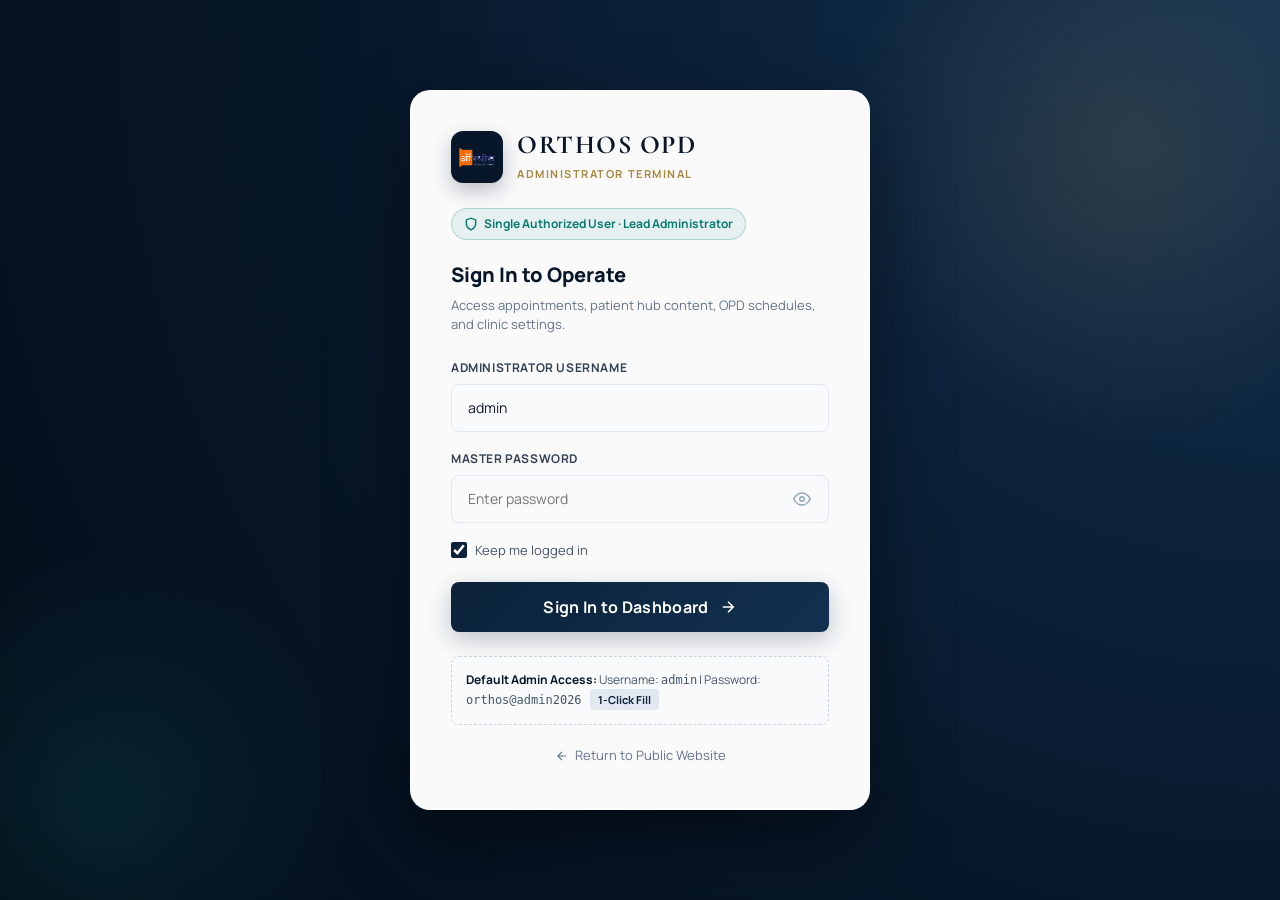
<file: admin.html>
<!DOCTYPE html>
<html lang="en">
<head>
  <meta charset="UTF-8" />
  <meta name="viewport" content="width=device-width, initial-scale=1.0" />
  <title>Admin Portal | ORTHOS Orthopaedic Speciality OPD — Dr. Prashant Agrawal</title>
  <meta name="robots" content="noindex, nofollow" />
  <link rel="preconnect" href="https://fonts.googleapis.com" />
  <link rel="preconnect" href="https://fonts.gstatic.com" crossorigin />
  <link href="https://fonts.googleapis.com/css2?family=Cormorant+Garamond:wght@600;700&family=Manrope:wght@400;500;600;700;800&display=swap" rel="stylesheet" />
  <link rel="icon" type="image/svg+xml" href="data:image/svg+xml,%3Csvg xmlns='http://www.w3.org/2000/svg' viewBox='0 0 100 100'%3E%3Crect width='100' height='100' rx='20' fill='%230B2239'/%3E%3Cpath d='M25 50h12l8-18 12 36 8-18h10' stroke='%23C6A45C' stroke-width='6' fill='none' stroke-linecap='round' stroke-linejoin='round'/%3E%3C/svg%3E" />
  <link rel="stylesheet" href="admin.css" />
</head>
<body>

  <!-- =========================================================
       VIEW 1: SINGLE LOGIN USER GATEWAY
       ========================================================= -->
  <div class="login-view" id="loginView">
    <div class="login-card">
      <div class="login-brand">
        <div class="login-logo">
          <img src="assets/logo-nav.png" alt="ORTHOS Logo" onerror="this.src='assets/logo.png'" />
        </div>
        <div class="login-brand-text">
          <h2>ORTHOS OPD</h2>
          <span>Administrator Terminal</span>
        </div>
      </div>

      <div class="single-user-badge">
        <svg width="14" height="14" viewBox="0 0 24 24" fill="none" stroke="currentColor" stroke-width="2.5"><path d="M12 22s8-4 8-10V5l-8-3-8 3v7c0 6 8 10 8 10z"/></svg>
        Single Authorized User · Lead Administrator
      </div>

      <h3>Sign In to Operate</h3>
      <p class="login-sub">Access appointments, patient hub content, OPD schedules, and clinic settings.</p>

      <div id="loginAlert" class="login-alert danger" style="display: none;"></div>

      <form id="loginForm">
        <div class="form-group">
          <label for="loginUsername">Administrator Username</label>
          <div class="input-with-icon">
            <input type="text" id="loginUsername" required autocomplete="username" value="admin" />
          </div>
        </div>

        <div class="form-group">
          <label for="loginPassword">Master Password</label>
          <div class="input-with-icon">
            <input type="password" id="loginPassword" required autocomplete="current-password" placeholder="Enter password" />
            <button type="button" class="toggle-password" id="togglePasswordBtn" aria-label="Toggle password view">
              <svg width="18" height="18" viewBox="0 0 24 24" fill="none" stroke="currentColor" stroke-width="2"><path d="M1 12s4-8 11-8 11 8 11 8-4 8-11 8-11-8-11-8z"/><circle cx="12" cy="12" r="3"/></svg>
            </button>
          </div>
        </div>

        <div class="login-extra">
          <label class="checkbox-label">
            <input type="checkbox" id="rememberMe" checked />
            <span>Keep me logged in</span>
          </label>
        </div>

        <button type="submit" class="btn-primary" id="loginSubmitBtn">
          <span>Sign In to Dashboard</span>
          <svg width="18" height="18" viewBox="0 0 24 24" fill="none" stroke="currentColor" stroke-width="2"><path d="M5 12h14M12 5l7 7-7 7"/></svg>
        </button>
      </form>

      <div class="credential-hint">
        <strong>Default Admin Access:</strong> Username: <code>admin</code> | Password: <code>orthos@admin2026</code>
        <button type="button" class="quick-fill-btn" id="quickFillBtn">1-Click Fill</button>
      </div>

      <div class="back-home">
        <a href="/">
          <svg width="14" height="14" viewBox="0 0 24 24" fill="none" stroke="currentColor" stroke-width="2"><path d="M19 12H5M12 19l-7-7 7-7"/></svg>
          Return to Public Website
        </a>
      </div>
    </div>
  </div>

  <!-- =========================================================
       VIEW 2: FULL-FEATURED ADMINISTRATOR CONSOLE
       ========================================================= -->
  <div class="admin-app" id="adminApp" style="display: none;">
    
    <!-- SIDEBAR -->
    <aside class="admin-sidebar">
      <div class="sidebar-header">
        <div class="sidebar-brand-icon">
          <img src="assets/logo-nav.png" alt="Logo" style="height:26px;" onerror="this.src='assets/logo.png'" />
        </div>
        <div class="sidebar-brand-text">
          <h1>ORTHOS OPD</h1>
          <span>Doctor Operations</span>
        </div>
      </div>

      <div class="single-user-pill">
        <div class="sup-avatar" id="sidebarAvatar">PA</div>
        <div class="sup-info">
          <div class="sup-name" id="sidebarDoctorName">Dr. Prashant Agrawal</div>
          <div class="sup-role">Single Super Admin</div>
        </div>
      </div>

      <nav class="sidebar-nav">
        <span class="nav-section-title">Core Operations</span>
        
        <button class="sidebar-item active" data-tab="dashboard">
          <svg viewBox="0 0 24 24" fill="none" stroke="currentColor"><rect x="3" y="3" width="7" height="7"/><rect x="14" y="3" width="7" height="7"/><rect x="14" y="14" width="7" height="7"/><rect x="3" y="14" width="7" height="7"/></svg>
          <span>Dashboard</span>
        </button>

        <button class="sidebar-item" data-tab="appointments">
          <svg viewBox="0 0 24 24" fill="none" stroke="currentColor"><rect x="3" y="4" width="18" height="18" rx="2" ry="2"/><line x1="16" y1="2" x2="16" y2="6"/><line x1="8" y1="2" x2="8" y2="6"/><line x1="3" y1="10" x2="21" y2="10"/></svg>
          <span>Appointments</span>
          <span class="sidebar-badge badge-amber" id="pendingBadge">0</span>
        </button>

        <span class="nav-section-title" style="margin-top:10px;">Content Management</span>

        <button class="sidebar-item" data-tab="blogs">
          <svg viewBox="0 0 24 24" fill="none" stroke="currentColor"><path d="M14 2H6a2 2 0 0 0-2 2v16a2 2 0 0 0 2 2h12a2 2 0 0 0 2-2V8z"/><polyline points="14 2 14 8 20 8"/><line x1="16" y1="13" x2="8" y2="13"/><line x1="16" y1="17" x2="8" y2="17"/><polyline points="10 9 9 9 8 9"/></svg>
          <span>Clinical Blogs</span>
          <span class="sidebar-badge badge-blue" id="blogCountBadge">0</span>
        </button>

        <button class="sidebar-item" data-tab="videos">
          <svg viewBox="0 0 24 24" fill="none" stroke="currentColor"><polygon points="23 7 16 12 23 17 23 7"/><rect x="1" y="5" width="15" height="14" rx="2" ry="2"/></svg>
          <span>Patient Videos</span>
          <span class="sidebar-badge badge-blue" id="videoCountBadge">0</span>
        </button>

        <button class="sidebar-item" data-tab="gallery">
          <svg viewBox="0 0 24 24" fill="none" stroke="currentColor"><rect x="3" y="3" width="18" height="18" rx="2" ry="2"/><circle cx="8.5" cy="8.5" r="1.5"/><polyline points="21 15 16 10 5 21"/></svg>
          <span>Image Gallery</span>
        </button>

        <button class="sidebar-item" data-tab="faqs">
          <svg viewBox="0 0 24 24" fill="none" stroke="currentColor"><circle cx="12" cy="12" r="10"/><path d="M9.09 9a3 3 0 0 1 5.83 1c0 2-3 3-3 3"/><line x1="12" y1="17" x2="12.01" y2="17"/></svg>
          <span>FAQ Directory</span>
        </button>

        <span class="nav-section-title" style="margin-top:10px;">Clinic Configuration</span>

        <button class="sidebar-item" data-tab="schedules">
          <svg viewBox="0 0 24 24" fill="none" stroke="currentColor"><circle cx="12" cy="12" r="10"/><polyline points="12 6 12 12 16 14"/></svg>
          <span>OPD Schedules</span>
        </button>

        <button class="sidebar-item" data-tab="settings">
          <svg viewBox="0 0 24 24" fill="none" stroke="currentColor"><circle cx="12" cy="12" r="3"/><path d="M19.4 15a1.65 1.65 0 0 0 .33 1.82l.06.06a2 2 0 0 1 0 2.83 2 2 0 0 1-2.83 0l-.06-.06a1.65 1.65 0 0 0-1.82-.33 1.65 1.65 0 0 0-1 1.51V21a2 2 0 0 1-2 2 2 2 0 0 1-2-2v-.09A1.65 1.65 0 0 0 9 19.4a1.65 1.65 0 0 0-1.82.33l-.06.06a2 2 0 0 1-2.83 0 2 2 0 0 1 0-2.83l.06-.06a1.65 1.65 0 0 0 .33-1.82 1.65 1.65 0 0 0-1.51-1H3a2 2 0 0 1-2-2 2 2 0 0 1 2-2h.09A1.65 1.65 0 0 0 4.6 9a1.65 1.65 0 0 0-.33-1.82l-.06-.06a2 2 0 0 1 0-2.83 2 2 0 0 1 2.83 0l.06.06a1.65 1.65 0 0 0 1.82.33H9a1.65 1.65 0 0 0 1-1.51V3a2 2 0 0 1 2-2 2 2 0 0 1 2 2v.09a1.65 1.65 0 0 0 1 1.51 1.65 1.65 0 0 0 1.82-.33l.06-.06a2 2 0 0 1 2.83 0 2 2 0 0 1 0 2.83l-.06.06a1.65 1.65 0 0 0-.33 1.82V9a1.65 1.65 0 0 0 1.51 1H21a2 2 0 0 1 2 2 2 2 0 0 1-2 2h-.09a1.65 1.65 0 0 0-1.51 1z"/></svg>
          <span>Admin Security</span>
        </button>
      </nav>

      <div class="sidebar-footer">
        <a href="/" target="_blank" class="sidebar-link-btn">
          <svg width="14" height="14" viewBox="0 0 24 24" fill="none" stroke="currentColor" stroke-width="2"><path d="M18 13v6a2 2 0 0 1-2 2H5a2 2 0 0 1-2-2V8a2 2 0 0 1 2-2h6"/><polyline points="15 3 21 3 21 9"/><line x1="10" y1="14" x2="21" y2="3"/></svg>
          <span>View Public Site ↗</span>
        </a>
        <button class="logout-btn" id="logoutBtn">
          <svg width="15" height="15" viewBox="0 0 24 24" fill="none" stroke="currentColor" stroke-width="2"><path d="M9 21H5a2 2 0 0 1-2-2V5a2 2 0 0 1 2-2h4"/><polyline points="16 17 21 12 16 7"/><line x1="21" y1="12" x2="9" y2="12"/></svg>
          <span>Sign Out</span>
        </button>
      </div>
    </aside>

    <!-- MAIN BODY -->
    <main class="admin-main">
      <!-- TOPBAR -->
      <header class="admin-topbar">
        <div class="topbar-title">
          <h2 id="topbarHeading">Dashboard Overview</h2>
        </div>
        <div class="topbar-actions">
          <div class="live-time">
            <span class="live-dot"></span>
            <span id="liveClock">Loading...</span>
          </div>
          <button class="topbar-btn primary" id="quickNewApptBtn">
            <svg width="15" height="15" viewBox="0 0 24 24" fill="none" stroke="currentColor" stroke-width="2.5"><line x1="12" y1="5" x2="12" y2="19"/><line x1="5" y1="12" x2="19" y2="12"/></svg>
            <span>+ New Appointment</span>
          </button>
        </div>
      </header>

      <!-- CONTENT PANES -->
      <div class="admin-content">

        <!-- ======================= TAB: DASHBOARD ======================= -->
        <section class="tab-pane active" id="pane-dashboard">
          <div class="kpi-grid">
            <div class="kpi-card">
              <div class="kpi-info">
                <h4>Total Bookings</h4>
                <div class="kpi-num" id="kpiTotalBookings">0</div>
                <div class="kpi-sub">Lifetime patient requests</div>
              </div>
              <div class="kpi-icon navy">
                <svg width="26" height="26" viewBox="0 0 24 24" fill="none" stroke="currentColor" stroke-width="2"><rect x="3" y="4" width="18" height="18" rx="2" ry="2"/><line x1="16" y1="2" x2="16" y2="6"/><line x1="8" y1="2" x2="8" y2="6"/><line x1="3" y1="10" x2="21" y2="10"/></svg>
              </div>
            </div>

            <div class="kpi-card">
              <div class="kpi-info">
                <h4>Pending Action</h4>
                <div class="kpi-num" style="color:#b45309;" id="kpiPendingBookings">0</div>
                <div class="kpi-sub">Awaiting confirmation</div>
              </div>
              <div class="kpi-icon amber">
                <svg width="26" height="26" viewBox="0 0 24 24" fill="none" stroke="currentColor" stroke-width="2"><circle cx="12" cy="12" r="10"/><polyline points="12 6 12 12 16 14"/></svg>
              </div>
            </div>

            <div class="kpi-card">
              <div class="kpi-info">
                <h4>Confirmed</h4>
                <div class="kpi-num" style="color:var(--success);" id="kpiConfirmedBookings">0</div>
                <div class="kpi-sub">Scheduled consultations</div>
              </div>
              <div class="kpi-icon green">
                <svg width="26" height="26" viewBox="0 0 24 24" fill="none" stroke="currentColor" stroke-width="2"><path d="M22 11.08V12a10 10 0 1 1-5.93-9.14"/><polyline points="22 4 12 14.01 9 11.01"/></svg>
              </div>
            </div>

            <div class="kpi-card">
              <div class="kpi-info">
                <h4>Hub Articles & Media</h4>
                <div class="kpi-num" style="color:var(--gold-dark);" id="kpiTotalContent">0</div>
                <div class="kpi-sub">Active educational items</div>
              </div>
              <div class="kpi-icon gold">
                <svg width="26" height="26" viewBox="0 0 24 24" fill="none" stroke="currentColor" stroke-width="2"><polygon points="12 2 15.09 8.26 22 9.27 17 14.14 18.18 21.02 12 17.77 5.82 21.02 7 14.14 2 9.27 8.91 8.26 12 2"/></svg>
              </div>
            </div>
          </div>

          <!-- Quick Actions Bar -->
          <div class="quick-action-strip">
            <div class="qas-text">
              <h3>Single Administrator Cockpit</h3>
              <p>You have full authority over appointments, content, OPD schedules, and website notices.</p>
            </div>
            <div class="qas-buttons">
              <button class="btn-pill gold" id="dashBtnNewAppt">
                <svg width="14" height="14" viewBox="0 0 24 24" fill="none" stroke="currentColor" stroke-width="2.5"><line x1="12" y1="5" x2="12" y2="19"/><line x1="5" y1="12" x2="19" y2="12"/></svg>
                <span>Add Appointment</span>
              </button>
              <button class="btn-pill" id="dashBtnNewBlog">
                <svg width="14" height="14" viewBox="0 0 24 24" fill="none" stroke="currentColor" stroke-width="2"><path d="M12 20h9"/><path d="M16.5 3.5a2.121 2.121 0 0 1 3 3L7 19l-4 1 1-4L16.5 3.5z"/></svg>
                <span>Publish Blog</span>
              </button>
              <button class="btn-pill" id="dashBtnNewVideo">
                <svg width="14" height="14" viewBox="0 0 24 24" fill="none" stroke="currentColor" stroke-width="2"><polygon points="23 7 16 12 23 17 23 7"/><rect x="1" y="5" width="15" height="14" rx="2" ry="2"/></svg>
                <span>Add Video</span>
              </button>
              <button class="btn-pill" id="dashBtnAnnouncement">
                <svg width="14" height="14" viewBox="0 0 24 24" fill="none" stroke="currentColor" stroke-width="2"><path d="M18 8A6 6 0 0 0 6 8c0 7-3 9-3 9h18s-3-2-3-9"/><path d="M13.73 21a2 2 0 0 1-3.46 0"/></svg>
                <span>Site Announcement</span>
              </button>
            </div>
          </div>

          <!-- Recent Appointments Table -->
          <div class="panel-card">
            <div class="panel-head">
              <div class="panel-title-wrap">
                <h3>Recent Patient Requests</h3>
                <p>Latest appointment booking submissions requiring attention</p>
              </div>
              <button class="topbar-btn" id="dashViewAllApptsBtn">View All Appointments →</button>
            </div>
            <div class="table-responsive">
              <table class="data-table">
                <thead>
                  <tr>
                    <th>Patient Name</th>
                    <th>Service / Concern</th>
                    <th>Location</th>
                    <th>Requested Date / Slot</th>
                    <th>Status</th>
                    <th>Actions</th>
                  </tr>
                </thead>
                <tbody id="dashApptTbody">
                  <!-- Populated by JS -->
                </tbody>
              </table>
            </div>
          </div>
        </section>

        <!-- ======================= TAB: APPOINTMENTS ======================= -->
        <section class="tab-pane" id="pane-appointments">
          <div class="panel-card">
            <div class="panel-head">
              <div class="panel-title-wrap">
                <h3>Appointment Bookings & Requests</h3>
                <p>Manage, confirm, reschedule, or cancel patient appointments.</p>
              </div>
              <div class="panel-tools">
                <div class="search-box">
                  <svg viewBox="0 0 24 24" fill="none" stroke="currentColor"><circle cx="11" cy="11" r="8"/><line x1="21" y1="21" x2="16.65" y2="16.65"/></svg>
                  <input type="text" id="apptSearchInput" placeholder="Search patient name, phone, service..." />
                </div>
                <div class="filter-group">
                  <button class="filter-btn active" data-appt-filter="all">All</button>
                  <button class="filter-btn" data-appt-filter="pending">Pending</button>
                  <button class="filter-btn" data-appt-filter="confirmed">Confirmed</button>
                  <button class="filter-btn" data-appt-filter="completed">Completed</button>
                  <button class="filter-btn" data-appt-filter="cancelled">Cancelled</button>
                </div>
                <button class="topbar-btn" id="exportApptsCsvBtn" title="Export appointments to CSV">
                  <svg width="14" height="14" viewBox="0 0 24 24" fill="none" stroke="currentColor" stroke-width="2"><path d="M21 15v4a2 2 0 0 1-2 2H5a2 2 0 0 1-2-2v-4"/><polyline points="7 10 12 15 17 10"/><line x1="12" y1="15" x2="12" y2="3"/></svg>
                  <span>Export CSV</span>
                </button>
                <button class="topbar-btn primary" id="addApptBtn">
                  <span>+ New Appointment</span>
                </button>
              </div>
            </div>

            <div class="table-responsive">
              <table class="data-table">
                <thead>
                  <tr>
                    <th>Patient Name & Phone</th>
                    <th>Concern / Speciality</th>
                    <th>Location</th>
                    <th>Preferred Date & Slot</th>
                    <th>Status</th>
                    <th>Direct Contact</th>
                    <th>Manage</th>
                  </tr>
                </thead>
                <tbody id="apptsFullTbody">
                  <!-- Injected via JS -->
                </tbody>
              </table>
            </div>
          </div>
        </section>

        <!-- ======================= TAB: BLOGS ======================= -->
        <section class="tab-pane" id="pane-blogs">
          <div class="panel-card">
            <div class="panel-head">
              <div class="panel-title-wrap">
                <h3>Clinical Articles & Patient Guides</h3>
                <p>Manage doctor-authored educational articles published on the public website.</p>
              </div>
              <button class="topbar-btn primary" id="addNewBlogBtn">+ Write New Article</button>
            </div>
            <div class="items-grid" id="blogsGridAdmin">
              <!-- Injected by JS -->
            </div>
          </div>
        </section>

        <!-- ======================= TAB: VIDEOS ======================= -->
        <section class="tab-pane" id="pane-videos">
          <div class="panel-card">
            <div class="panel-head">
              <div class="panel-title-wrap">
                <h3>Patient Education Videos</h3>
                <p>Manage video library links, YouTube talks, and surgical insights by Dr. Prashant Agrawal.</p>
              </div>
              <button class="topbar-btn primary" id="addNewVideoBtn">+ Add New Video</button>
            </div>
            <div class="items-grid" id="videosGridAdmin">
              <!-- Injected by JS -->
            </div>
          </div>
        </section>

        <!-- ======================= TAB: GALLERY ======================= -->
        <section class="tab-pane" id="pane-gallery">
          <div class="panel-card">
            <div class="panel-head">
              <div class="panel-title-wrap">
                <h3>Inside ORTHOS Image Gallery</h3>
                <p>Manage clinical suites, modular operation theatre photos, and recovery milestone pictures.</p>
              </div>
              <button class="topbar-btn primary" id="addNewGalleryBtn">+ Add Gallery Photo</button>
            </div>
            <div class="items-grid" id="galleryGridAdmin">
              <!-- Injected by JS -->
            </div>
          </div>
        </section>

        <!-- ======================= TAB: FAQS ======================= -->
        <section class="tab-pane" id="pane-faqs">
          <div class="panel-card">
            <div class="panel-head">
              <div class="panel-title-wrap">
                <h3>Frequently Asked Questions (FAQ)</h3>
                <p>Manage common patient inquiries and doctor explanations.</p>
              </div>
              <button class="topbar-btn primary" id="addNewFaqBtn">+ Add New FAQ</button>
            </div>
            <div class="admin-faq-list" id="faqListAdmin">
              <!-- Injected by JS -->
            </div>
          </div>
        </section>

        <!-- ======================= TAB: SCHEDULES ======================= -->
        <section class="tab-pane" id="pane-schedules">
          <div class="settings-section-card">
            <h3>
              <svg width="20" height="20" viewBox="0 0 24 24" fill="none" stroke="currentColor" stroke-width="2"><circle cx="12" cy="12" r="10"/><polyline points="12 6 12 12 16 14"/></svg>
              Clinic Consultation Schedules & OPD Hours
            </h3>
            <p class="sub">Changes made here automatically update on the public schedule section.</p>

            <form id="schedulesForm">
              <h4 style="margin:16px 0 8px;color:var(--navy-900);">1. ORTHOS @ KRSNAA DIAGNOSTICS LTD (Seawoods West)</h4>
              <div class="modal-form-grid">
                <div class="form-group">
                  <label>OPD Timings</label>
                  <input type="text" class="input-field" id="schSeaMorning" value="3:30 PM – 6:00 PM" />
                </div>
                <div class="form-group">
                  <label>Consultation Days</label>
                  <input type="text" class="input-field" id="schSeaEvening" value="EVERY DAY" />
                </div>
                <div class="form-group">
                  <label>Sunday Timings</label>
                  <input type="text" class="input-field" id="schSeaSunday" value="Open Daily (3:30 PM – 6:00 PM)" />
                </div>
                <div class="form-group">
                  <label>OPD Desk Phone</label>
                  <input type="text" class="input-field" id="schSeaPhone" value="+91 91374 00914" />
                </div>
              </div>

              <h4 style="margin:24px 0 8px;color:var(--navy-900);">2. Apollo Hospitals Navi Mumbai (CBD Belapur)</h4>
              <div class="modal-form-grid">
                <div class="form-group">
                  <label>Hospital OPD Timings</label>
                  <input type="text" class="input-field" id="schApoAfternoon" value="10:00 AM – 3:00 PM" />
                </div>
                <div class="form-group">
                  <label>Surgeries / Electives</label>
                  <input type="text" class="input-field" id="schApoSurgeries" value="EVERY DAY (Robotic Electives)" />
                </div>
                <div class="form-group">
                  <label>Inpatient Rounds</label>
                  <input type="text" class="input-field" id="schApoInpatient" value="Daily Rounds & Emergency Care" />
                </div>
              </div>

              <div style="margin-top:20px;">
                <button type="submit" class="btn-primary" style="width:auto;padding:0 24px;">Save Schedule Changes</button>
              </div>
            </form>
          </div>

          <!-- Announcement Banner Control -->
          <div class="settings-section-card">
            <h3>
              <svg width="20" height="20" viewBox="0 0 24 24" fill="none" stroke="currentColor" stroke-width="2"><path d="M18 8A6 6 0 0 0 6 8c0 7-3 9-3 9h18s-3-2-3-9"/><path d="M13.73 21a2 2 0 0 1-3.46 0"/></svg>
              Public Website Announcement Notice
            </h3>
            <p class="sub">Display an emergency or special notification bar across the top of the entire website.</p>

            <form id="announcementForm">
              <div class="form-group">
                <label class="checkbox-label" style="font-weight:700;color:var(--navy-900);">
                  <input type="checkbox" id="announcementEnabled" />
                  <span>Activate Announcement Bar on Live Website</span>
                </label>
              </div>

              <div class="form-group">
                <label>Announcement Notice Text</label>
                <input type="text" class="input-field" id="announcementText" placeholder="e.g. Clinic notice, holiday hours, or special camp notification" />
              </div>

              <div class="form-group">
                <label>Notice Style</label>
                <select class="select-field" id="announcementType">
                  <option value="info">Information (Navy / Blue)</option>
                  <option value="warning">Important Alert (Amber / Gold)</option>
                  <option value="success">Positive / Camp Notice (Emerald Green)</option>
                </select>
              </div>

              <button type="submit" class="btn-primary" style="width:auto;padding:0 24px;">Update Announcement</button>
            </form>
          </div>
        </section>

        <!-- ======================= TAB: SETTINGS & SECURITY ======================= -->
        <section class="tab-pane" id="pane-settings">
          <!-- Single Admin Security -->
          <div class="settings-section-card">
            <h3>
              <svg width="20" height="20" viewBox="0 0 24 24" fill="none" stroke="currentColor" stroke-width="2"><rect x="3" y="11" width="18" height="11" rx="2" ry="2"/><path d="M7 11V7a5 5 0 0 1 10 0v4"/></svg>
              Single Administrator Security
            </h3>
            <p class="sub">You are logged in as the sole clinic administrator. You can update your master credentials below.</p>

            <form id="changePasswordForm" style="max-width:500px;">
              <div class="form-group">
                <label>Administrator Username</label>
                <input type="text" class="input-field" id="adminUsernameInput" value="admin" />
              </div>

              <div class="form-group">
                <label>Current Master Password</label>
                <input type="password" class="input-field" id="currPasswordInput" required placeholder="Enter current password" />
              </div>

              <div class="form-group">
                <label>New Master Password</label>
                <input type="password" class="input-field" id="newPasswordInput" required placeholder="Minimum 6 characters" />
              </div>

              <div class="form-group">
                <label>Confirm New Password</label>
                <input type="password" class="input-field" id="confirmPasswordInput" required placeholder="Re-enter new password" />
              </div>

              <button type="submit" class="btn-primary" style="width:auto;padding:0 24px;">Update Master Password</button>
            </form>
          </div>

          <!-- Contact Details -->
          <div class="settings-section-card">
            <h3>
              <svg width="20" height="20" viewBox="0 0 24 24" fill="none" stroke="currentColor" stroke-width="2"><path d="M22 16.92v3a2 2 0 0 1-2.18 2 19.79 19.79 0 0 1-8.63-3.07 19.5 19.5 0 0 1-6-6 19.79 19.79 0 0 1-3.07-8.67A2 2 0 0 1 4.11 2h3a2 2 0 0 1 2 1.72c.13.96.36 1.9.7 2.81a2 2 0 0 1-.45 2.11L8.09 9.91a16 16 0 0 0 6 6l1.27-1.27a2 2 0 0 1 2.11-.45c.91.34 1.85.57 2.81.7A2 2 0 0 1 22 16.92Z"/></svg>
              Clinic Communication Channels
            </h3>
            <p class="sub">These contact points are used for WhatsApp routing and direct patient replies.</p>

            <form id="clinicContactForm">
              <div class="modal-form-grid">
                <div class="form-group">
                  <label>WhatsApp Number (without +)</label>
                  <input type="text" class="input-field" id="setWhatsapp" value="919137400914" />
                </div>
                <div class="form-group">
                  <label>Primary Phone</label>
                  <input type="text" class="input-field" id="setPhone" value="+91 91374 00914" />
                </div>
                <div class="form-group">
                  <label>Official Email</label>
                  <input type="email" class="input-field" id="setEmail" value="orthososc@gmail.com" />
                </div>
                <div class="form-group">
                  <label>Emergency Trauma Hotline</label>
                  <input type="text" class="input-field" id="setEmergencyPhone" value="+91 91374 00914" />
                </div>
              </div>
              <button type="submit" class="btn-primary" style="width:auto;padding:0 24px;margin-top:12px;">Save Contact Details</button>
            </form>
          </div>

          <!-- Data Backup & Sync -->
          <div class="settings-section-card">
            <h3>
              <svg width="20" height="20" viewBox="0 0 24 24" fill="none" stroke="currentColor" stroke-width="2"><path d="M21 15v4a2 2 0 0 1-2 2H5a2 2 0 0 1-2-2v-4"/><polyline points="7 10 12 15 17 10"/><line x1="12" y1="15" x2="12" y2="3"/></svg>
              Data Backup &amp; Transfer
            </h3>
            <p class="sub">Download your entire appointments database, blogs, videos, and settings as a clean JSON backup file to transfer to another device or keep a safety archive.</p>

            <div style="display:flex;gap:12px;flex-wrap:wrap;">
              <button type="button" class="btn-primary" id="downloadBackupBtn" style="width:auto;padding:0 20px;">
                <svg width="15" height="15" viewBox="0 0 24 24" fill="none" stroke="currentColor" stroke-width="2"><path d="M21 15v4a2 2 0 0 1-2 2H5a2 2 0 0 1-2-2v-4"/><polyline points="7 10 12 15 17 10"/><line x1="12" y1="15" x2="12" y2="3"/></svg>
                <span>Download Full Database Backup (JSON)</span>
              </button>
              <button type="button" class="topbar-btn" id="openRestoreModalBtn">
                <svg width="15" height="15" viewBox="0 0 24 24" fill="none" stroke="currentColor" stroke-width="2"><path d="M21 15v4a2 2 0 0 1-2 2H5a2 2 0 0 1-2-2v-4"/><polyline points="17 8 12 3 7 8"/><line x1="12" y1="3" x2="12" y2="15"/></svg>
                <span>Restore Database from Backup</span>
              </button>
            </div>
          </div>

          <!-- Audit Log -->
          <div class="settings-section-card">
            <h3>
              <svg width="20" height="20" viewBox="0 0 24 24" fill="none" stroke="currentColor" stroke-width="2"><polyline points="22 12 18 12 15 21 9 3 6 12 2 12"/></svg>
              Administrator Activity Log
            </h3>
            <p class="sub">Recent administrative operations and status changes.</p>
            <div class="table-responsive" style="max-height:260px;overflow-y:auto;">
              <table class="data-table">
                <thead>
                  <tr>
                    <th>Timestamp</th>
                    <th>Action</th>
                    <th>Details</th>
                  </tr>
                </thead>
                <tbody id="auditLogTbody">
                  <!-- Populated by JS -->
                </tbody>
              </table>
            </div>
          </div>

          <!-- Danger Zone -->
          <div class="settings-section-card danger-zone">
            <h3>
              <svg width="20" height="20" viewBox="0 0 24 24" fill="none" stroke="currentColor" stroke-width="2"><path d="M10.29 3.86L1.82 18a2 2 0 0 0 1.71 3h16.94a2 2 0 0 0 1.71-3L13.71 3.86a2 2 0 0 0-3.42 0z"/><line x1="12" y1="9" x2="12" y2="13"/><line x1="12" y1="17" x2="12.01" y2="17"/></svg>
              Factory Reset
            </h3>
            <p class="sub">Reset all appointments, blogs, videos, and settings to the clinic's initial default state.</p>
            <button type="button" class="topbar-btn" id="resetDefaultsBtn" style="background:#fee2e2;color:#b91c1c;border-color:#fca5a5;">
              Reset to Factory Defaults
            </button>
          </div>
        </section>

      </div>
    </main>
  </div>

  <!-- =========================================================
       MODALS SYSTEM
       ========================================================= -->

  <!-- 1. APPOINTMENT MODAL (ADD / EDIT) -->
  <div class="modal-overlay" id="apptModalOverlay">
    <div class="admin-modal">
      <div class="modal-header">
        <h3 id="apptModalTitle">Add Appointment</h3>
        <button class="modal-close-btn" data-close-modal="apptModalOverlay">&times;</button>
      </div>
      <form id="apptModalForm">
        <input type="hidden" id="apptModalId" />
        <div class="modal-body">
          <div class="modal-form-grid">
            <div class="form-group">
              <label>Patient Full Name *</label>
              <input type="text" class="input-field" id="apptModalName" required placeholder="e.g. Ramesh Sharma" />
            </div>
            <div class="form-group">
              <label>Mobile Number *</label>
              <input type="tel" class="input-field" id="apptModalPhone" required placeholder="+91 98XXX XXXXX" />
            </div>
            <div class="form-group">
              <label>Consultation Location</label>
              <select class="select-field" id="apptModalLocation">
                <option value="ORTHOS OPD — Seawoods West">ORTHOS OPD — Seawoods West</option>
                <option value="Apollo Hospitals — CBD Belapur">Apollo Hospitals — CBD Belapur</option>
              </select>
            </div>
            <div class="form-group">
              <label>Concern / Service</label>
              <select class="select-field" id="apptModalService">
                <option value="Robotic Knee / Hip Replacement">Robotic Knee / Hip Replacement</option>
                <option value="Complex Trauma / Fracture">Complex Trauma / Fracture</option>
                <option value="Sports Injury / Arthroscopy">Sports Injury / Arthroscopy</option>
                <option value="Shoulder Pain / Rotator Cuff">Shoulder Pain / Rotator Cuff</option>
                <option value="Spine / Back / Sciatica">Spine / Back / Sciatica</option>
                <option value="Peri-Prosthetic Joint Issue">Peri-Prosthetic Joint Issue</option>
                <option value="Osteoarthritis / Knee Pain">Osteoarthritis & Knee Pain</option>
                <option value="General Orthopaedic Consultation">General Orthopaedic Consultation</option>
              </select>
            </div>
            <div class="form-group">
              <label>Consultation Date</label>
              <input type="date" class="input-field" id="apptModalDate" />
            </div>
            <div class="form-group">
              <label>Time Slot</label>
              <select class="select-field" id="apptModalSlot">
                <option value="Orthos Clinic Slot (3:30 PM – 6:00 PM Every Day)">Orthos Clinic (3:30 PM – 6:00 PM Every Day)</option>
                <option value="Apollo Hospitals Slot (10:00 AM – 3:00 PM Every Day)">Apollo Hospitals (10:00 AM – 3:00 PM Every Day)</option>
                <option value="Emergency / Urgent Consultation">Emergency / Urgent Consultation</option>
              </select>
            </div>
            <div class="form-group full-w">
              <label>Status</label>
              <select class="select-field" id="apptModalStatus">
                <option value="pending">Pending</option>
                <option value="confirmed">Confirmed</option>
                <option value="completed">Completed</option>
                <option value="cancelled">Cancelled</option>
              </select>
            </div>
            <div class="form-group full-w">
              <label>Symptoms / Patient Inquiry</label>
              <textarea class="textarea-field" id="apptModalMessage" placeholder="Patient's reported complaints..."></textarea>
            </div>
            <div class="form-group full-w">
              <label>Doctor's Internal Notes / Clinical Assessment</label>
              <textarea class="textarea-field" id="apptModalNotes" placeholder="Private internal notes (e.g. advised X-ray, surgery discussed, medications)..."></textarea>
            </div>
          </div>
        </div>
        <div class="modal-footer">
          <button type="button" class="topbar-btn" data-close-modal="apptModalOverlay">Cancel</button>
          <button type="submit" class="btn-primary" style="width:auto;padding:0 24px;">Save Appointment</button>
        </div>
      </form>
    </div>
  </div>

  <!-- 2. BLOG MODAL -->
  <div class="modal-overlay" id="blogModalOverlay">
    <div class="admin-modal">
      <div class="modal-header">
        <h3 id="blogModalTitle">Add Clinical Article</h3>
        <button class="modal-close-btn" data-close-modal="blogModalOverlay">&times;</button>
      </div>
      <form id="blogModalForm">
        <input type="hidden" id="blogModalId" />
        <div class="modal-body">
          <div class="modal-form-grid">
            <div class="form-group full-w">
              <label>Article Title *</label>
              <input type="text" class="input-field" id="blogModalTitleInput" required placeholder="e.g. Modern Advancements in Robotic Knee Replacement" />
            </div>
            <div class="form-group">
              <label>Category</label>
              <input type="text" class="input-field" id="blogModalCategory" required placeholder="e.g. Robotics, Sports Medicine, Arthritis Care" />
            </div>
            <div class="form-group">
              <label>Estimated Read Time</label>
              <input type="text" class="input-field" id="blogModalReadTime" value="5 min read" />
            </div>
            <div class="form-group full-w">
              <label>Cover Image URL</label>
              <input type="url" class="input-field" id="blogModalImg" placeholder="https://images.unsplash.com/..." />
            </div>
            <div class="form-group full-w">
              <label>Short Summary / Excerpt</label>
              <textarea class="textarea-field" id="blogModalExcerpt" style="min-height:70px;" placeholder="Brief synopsis displayed on article card..."></textarea>
            </div>
            <div class="form-group full-w">
              <label>Article Content (HTML / Paragraphs supported)</label>
              <textarea class="textarea-field" id="blogModalContent" style="min-height:180px;" placeholder="<p>Full article content...</p>"></textarea>
            </div>
          </div>
        </div>
        <div class="modal-footer">
          <button type="button" class="topbar-btn" data-close-modal="blogModalOverlay">Cancel</button>
          <button type="submit" class="btn-primary" style="width:auto;padding:0 24px;">Publish Article</button>
        </div>
      </form>
    </div>
  </div>

  <!-- 3. VIDEO MODAL -->
  <div class="modal-overlay" id="videoModalOverlay">
    <div class="admin-modal">
      <div class="modal-header">
        <h3 id="videoModalHeading">Add Educational Video</h3>
        <button class="modal-close-btn" data-close-modal="videoModalOverlay">&times;</button>
      </div>
      <form id="videoModalForm">
        <input type="hidden" id="videoModalId" />
        <div class="modal-body">
          <div class="modal-form-grid">
            <div class="form-group full-w">
              <label>Video Title *</label>
              <input type="text" class="input-field" id="vidTitle" required placeholder="e.g. Examination of Knee Joint by Dr Prashant Agrawal" />
            </div>
            <div class="form-group">
              <label>Category Filter</label>
              <select class="select-field" id="vidCategory">
                <option value="knee">Knee Care & #SAVEYOURKNEES</option>
                <option value="robotic">Robotic Joint Replacement</option>
                <option value="trauma">Trauma & Fractures</option>
                <option value="recovery">Patient Journeys & Recovery</option>
                <option value="academic">Conferences & Lectures</option>
              </select>
            </div>
            <div class="form-group">
              <label>Duration</label>
              <input type="text" class="input-field" id="vidDuration" placeholder="e.g. 14:20" />
            </div>
            <div class="form-group full-w">
              <label>YouTube Link or Search Query</label>
              <input type="url" class="input-field" id="vidUrl" placeholder="https://www.youtube.com/watch?v=..." />
            </div>
            <div class="form-group full-w">
              <label>Thumbnail Image URL</label>
              <input type="url" class="input-field" id="vidThumb" placeholder="https://images.unsplash.com/..." />
            </div>
            <div class="form-group full-w">
              <label>Video Description</label>
              <textarea class="textarea-field" id="vidDesc" placeholder="Brief explanation of clinical topics discussed..."></textarea>
            </div>
          </div>
        </div>
        <div class="modal-footer">
          <button type="button" class="topbar-btn" data-close-modal="videoModalOverlay">Cancel</button>
          <button type="submit" class="btn-primary" style="width:auto;padding:0 24px;">Save Video</button>
        </div>
      </form>
    </div>
  </div>

  <!-- 4. GALLERY MODAL -->
  <div class="modal-overlay" id="galleryModalOverlay">
    <div class="admin-modal">
      <div class="modal-header">
        <h3 id="galleryModalHeading">Add Gallery Photo</h3>
        <button class="modal-close-btn" data-close-modal="galleryModalOverlay">&times;</button>
      </div>
      <form id="galleryModalForm">
        <input type="hidden" id="galId" />
        <div class="modal-body">
          <div class="modal-form-grid">
            <div class="form-group full-w">
              <label>Title *</label>
              <input type="text" class="input-field" id="galTitle" required placeholder="e.g. Modular Operation Theatre Platform" />
            </div>
            <div class="form-group">
              <label>Category</label>
              <select class="select-field" id="galCategory">
                <option value="facility">Clinical Facilities</option>
                <option value="surgery">Robotic Surgery & OT</option>
                <option value="patients">Patient Recovery</option>
                <option value="academic">Conferences & Events</option>
              </select>
            </div>
            <div class="form-group">
              <label>Caption / Location</label>
              <input type="text" class="input-field" id="galCaption" placeholder="Brief clinical caption" />
            </div>
            <div class="form-group full-w">
              <label>Photo Image URL *</label>
              <input type="url" class="input-field" id="galImg" required placeholder="https://images.unsplash.com/..." />
            </div>
          </div>
        </div>
        <div class="modal-footer">
          <button type="button" class="topbar-btn" data-close-modal="galleryModalOverlay">Cancel</button>
          <button type="submit" class="btn-primary" style="width:auto;padding:0 24px;">Save Photo</button>
        </div>
      </form>
    </div>
  </div>

  <!-- 5. FAQ MODAL -->
  <div class="modal-overlay" id="faqModalOverlay">
    <div class="admin-modal">
      <div class="modal-header">
        <h3 id="faqModalHeading">Add FAQ</h3>
        <button class="modal-close-btn" data-close-modal="faqModalOverlay">&times;</button>
      </div>
      <form id="faqModalForm">
        <input type="hidden" id="faqId" />
        <div class="modal-body">
          <div class="modal-form-grid">
            <div class="form-group full-w">
              <label>Question *</label>
              <input type="text" class="input-field" id="faqQuestion" required placeholder="e.g. How long is recovery after robotic knee surgery?" />
            </div>
            <div class="form-group full-w">
              <label>Category</label>
              <input type="text" class="input-field" id="faqCategory" value="General" />
            </div>
            <div class="form-group full-w">
              <label>Authoritative Answer *</label>
              <textarea class="textarea-field" id="faqAnswer" style="min-height:140px;" required placeholder="Detailed clinical answer..."></textarea>
            </div>
          </div>
        </div>
        <div class="modal-footer">
          <button type="button" class="topbar-btn" data-close-modal="faqModalOverlay">Cancel</button>
          <button type="submit" class="btn-primary" style="width:auto;padding:0 24px;">Save FAQ</button>
        </div>
      </form>
    </div>
  </div>

  <!-- 6. RESTORE BACKUP MODAL -->
  <div class="modal-overlay" id="restoreModalOverlay">
    <div class="admin-modal">
      <div class="modal-header">
        <h3>Restore Database from JSON Backup</h3>
        <button class="modal-close-btn" data-close-modal="restoreModalOverlay">&times;</button>
      </div>
      <form id="restoreForm">
        <div class="modal-body">
          <p style="font-size:13px;color:var(--slate-600);margin-bottom:14px;">Select a previously downloaded ORTHOS backup JSON file or paste its contents below:</p>
          <div class="form-group">
            <input type="file" id="restoreFileInput" accept=".json" class="input-field" />
          </div>
          <div class="form-group">
            <label>Or Paste Raw JSON</label>
            <textarea class="textarea-field" id="restoreJsonText" style="min-height:140px;" placeholder='{"site":"ORTHOS", "appointments": [...]}'></textarea>
          </div>
        </div>
        <div class="modal-footer">
          <button type="button" class="topbar-btn" data-close-modal="restoreModalOverlay">Cancel</button>
          <button type="submit" class="btn-primary" style="width:auto;padding:0 24px;">Restore Data</button>
        </div>
      </form>
    </div>
  </div>

  <!-- TOAST CONTAINER -->
  <div class="admin-toast-container" id="adminToastContainer"></div>

  <!-- SCRIPTS -->
  <script src="orthos-store.js"></script>
  <script src="admin.js"></script>
</body>
</html>
</file>
<file: admin.css>
/* =========================================================
   ORTHOS OPD — Administrator Portal Stylesheet
   Modern Medical Executive Design System
   ========================================================= */

:root {
  --navy-950: #040d18;
  --navy-900: #071729;
  --navy-850: #0a1f35;
  --navy-800: #0B2239;
  --navy-700: #123150;
  --navy-600: #1B4268;
  --navy-500: #295b8a;

  --gold: #C6A45C;
  --gold-light: #E0C48A;
  --gold-dark: #A98841;
  --gold-glow: rgba(198, 164, 92, 0.2);

  --teal: #0B7A75;
  --teal-light: #14b8a6;
  --teal-glow: rgba(11, 122, 117, 0.15);

  --slate-50: #f8fafc;
  --slate-100: #f1f5f9;
  --slate-200: #e2e8f0;
  --slate-300: #cbd5e1;
  --slate-400: #94a3b8;
  --slate-500: #64748b;
  --slate-600: #475569;
  --slate-700: #334155;
  --slate-800: #1e293b;
  --slate-900: #0f172a;

  --success: #10b981;
  --success-bg: rgba(16, 185, 129, 0.12);
  --warning: #f59e0b;
  --warning-bg: rgba(245, 158, 11, 0.12);
  --danger: #ef4444;
  --danger-bg: rgba(239, 68, 68, 0.12);
  --info: #0284c7;
  --info-bg: rgba(2, 132, 199, 0.12);

  --radius-sm: 8px;
  --radius-md: 14px;
  --radius-lg: 20px;
  --radius-full: 9999px;

  --shadow-sm: 0 2px 8px rgba(7, 23, 41, 0.06);
  --shadow-md: 0 10px 30px rgba(7, 23, 41, 0.08);
  --shadow-lg: 0 20px 50px rgba(7, 23, 41, 0.16);

  --font-display: 'Cormorant Garamond', Georgia, serif;
  --font-body: 'Manrope', -apple-system, BlinkMacSystemFont, 'Segoe UI', Roboto, sans-serif;
  --sidebar-w: 260px;
}

* {
  margin: 0;
  padding: 0;
  box-sizing: border-box;
}

body {
  font-family: var(--font-body);
  color: var(--slate-800);
  background: var(--slate-100);
  line-height: 1.5;
  -webkit-font-smoothing: antialiased;
  min-height: 100vh;
}

img {
  display: block;
  max-width: 100%;
}

button, input, select, textarea {
  font-family: inherit;
  font-size: inherit;
}

a {
  color: inherit;
  text-decoration: none;
}

/* =========================================================
   LOGIN SCREEN
   ========================================================= */
.login-view {
  min-height: 100vh;
  display: flex;
  align-items: center;
  justify-content: center;
  padding: 24px;
  background: radial-gradient(circle at top right, #123150 0%, #071729 60%, #040d18 100%);
  position: relative;
  overflow: hidden;
}

.login-view::before {
  content: '';
  position: absolute;
  width: 600px;
  height: 600px;
  border-radius: 50%;
  background: radial-gradient(circle, rgba(198, 164, 92, 0.15) 0%, transparent 70%);
  top: -150px;
  right: -150px;
  pointer-events: none;
}

.login-view::after {
  content: '';
  position: absolute;
  width: 500px;
  height: 500px;
  border-radius: 50%;
  background: radial-gradient(circle, rgba(11, 122, 117, 0.18) 0%, transparent 70%);
  bottom: -150px;
  left: -150px;
  pointer-events: none;
}

.login-card {
  width: 100%;
  max-width: 460px;
  background: rgba(255, 255, 255, 0.98);
  backdrop-filter: blur(20px);
  border-radius: var(--radius-lg);
  box-shadow: 0 30px 80px rgba(0, 0, 0, 0.45);
  padding: 40px;
  position: relative;
  z-index: 2;
  border: 1px solid rgba(255, 255, 255, 0.6);
  animation: fadeInScale 0.4s cubic-bezier(0.16, 1, 0.3, 1);
}

@keyframes fadeInScale {
  from { opacity: 0; transform: scale(0.96) translateY(12px); }
  to { opacity: 1; transform: scale(1) translateY(0); }
}

.login-brand {
  display: flex;
  align-items: center;
  gap: 14px;
  margin-bottom: 24px;
}

.login-logo {
  width: 52px;
  height: 52px;
  border-radius: 12px;
  background: var(--navy-900);
  display: flex;
  align-items: center;
  justify-content: center;
  padding: 8px;
  box-shadow: 0 8px 20px rgba(7, 23, 41, 0.25);
}

.login-logo img {
  width: 100%;
  height: 100%;
  object-fit: contain;
}

.login-brand-text h2 {
  font-family: var(--font-display);
  font-size: 26px;
  letter-spacing: 0.06em;
  color: var(--navy-900);
  line-height: 1.1;
  font-weight: 700;
}

.login-brand-text span {
  font-size: 11px;
  letter-spacing: 0.14em;
  text-transform: uppercase;
  color: var(--gold-dark);
  font-weight: 700;
}

.single-user-badge {
  display: inline-flex;
  align-items: center;
  gap: 6px;
  background: rgba(11, 122, 117, 0.08);
  border: 1px solid rgba(11, 122, 117, 0.25);
  color: var(--teal);
  font-size: 12px;
  font-weight: 700;
  padding: 6px 12px;
  border-radius: var(--radius-full);
  margin-bottom: 20px;
}

.login-card h3 {
  font-size: 20px;
  color: var(--navy-900);
  margin-bottom: 6px;
  font-weight: 800;
}

.login-card p.login-sub {
  font-size: 13px;
  color: var(--slate-500);
  margin-bottom: 24px;
}

.form-group {
  margin-bottom: 18px;
}

.form-group label {
  display: block;
  font-size: 12px;
  font-weight: 700;
  color: var(--slate-700);
  text-transform: uppercase;
  letter-spacing: 0.05em;
  margin-bottom: 7px;
}

.input-with-icon {
  position: relative;
}

.input-with-icon input {
  width: 100%;
  height: 48px;
  padding: 0 44px 0 16px;
  background: var(--slate-50);
  border: 1.5px solid var(--slate-200);
  border-radius: var(--radius-sm);
  font-size: 14px;
  color: var(--slate-900);
  transition: all 0.2s;
}

.input-with-icon input:focus {
  outline: none;
  border-color: var(--navy-600);
  background: #ffffff;
  box-shadow: 0 0 0 4px rgba(27, 66, 104, 0.12);
}

.toggle-password {
  position: absolute;
  right: 12px;
  top: 50%;
  transform: translateY(-50%);
  background: none;
  border: none;
  color: var(--slate-400);
  cursor: pointer;
  padding: 6px;
  display: flex;
  align-items: center;
}

.toggle-password:hover {
  color: var(--slate-700);
}

.login-extra {
  display: flex;
  align-items: center;
  justify-content: space-between;
  margin-bottom: 22px;
  font-size: 13px;
}

.checkbox-label {
  display: flex;
  align-items: center;
  gap: 8px;
  cursor: pointer;
  color: var(--slate-600);
  user-select: none;
}

.checkbox-label input[type="checkbox"] {
  width: 16px;
  height: 16px;
  accent-color: var(--navy-800);
}

.btn-primary {
  width: 100%;
  height: 50px;
  background: linear-gradient(135deg, var(--navy-800) 0%, var(--navy-700) 100%);
  color: #ffffff;
  font-weight: 700;
  border: none;
  border-radius: var(--radius-sm);
  cursor: pointer;
  box-shadow: 0 8px 24px rgba(11, 34, 57, 0.25);
  display: flex;
  align-items: center;
  justify-content: center;
  gap: 10px;
  transition: all 0.2s;
  letter-spacing: 0.02em;
}

.btn-primary:hover {
  background: linear-gradient(135deg, var(--navy-900) 0%, var(--navy-800) 100%);
  transform: translateY(-1px);
  box-shadow: 0 12px 28px rgba(11, 34, 57, 0.35);
}

.btn-primary:active {
  transform: translateY(0);
}

.login-alert {
  padding: 12px 14px;
  border-radius: var(--radius-sm);
  font-size: 13px;
  margin-bottom: 18px;
  display: flex;
  align-items: center;
  gap: 10px;
}

.login-alert.danger {
  background: var(--danger-bg);
  border: 1px solid rgba(239, 68, 68, 0.3);
  color: #b91c1c;
}

.login-alert.success {
  background: var(--success-bg);
  border: 1px solid rgba(16, 185, 129, 0.3);
  color: #047857;
}

.credential-hint {
  margin-top: 24px;
  padding: 14px;
  background: var(--slate-50);
  border: 1px dashed var(--slate-300);
  border-radius: var(--radius-sm);
  font-size: 12px;
  color: var(--slate-600);
}

.credential-hint strong {
  color: var(--navy-900);
}

.quick-fill-btn {
  background: var(--slate-200);
  border: none;
  padding: 3px 8px;
  border-radius: 4px;
  font-size: 11px;
  cursor: pointer;
  margin-left: 6px;
  font-weight: 700;
  color: var(--navy-800);
}

.quick-fill-btn:hover {
  background: var(--slate-300);
}

.back-home {
  text-align: center;
  margin-top: 20px;
}

.back-home a {
  font-size: 13px;
  color: var(--slate-500);
  display: inline-flex;
  align-items: center;
  gap: 6px;
  transition: color 0.2s;
}

.back-home a:hover {
  color: var(--navy-900);
}

/* =========================================================
   PORTAL DASHBOARD LAYOUT (POST-LOGIN)
   ========================================================= */
.admin-app {
  display: flex;
  min-height: 100vh;
  background: #f4f6fa;
}

/* SIDEBAR */
.admin-sidebar {
  width: var(--sidebar-w);
  background: linear-gradient(180deg, var(--navy-950) 0%, var(--navy-900) 100%);
  color: #ffffff;
  display: flex;
  flex-direction: column;
  flex-shrink: 0;
  position: sticky;
  top: 0;
  height: 100vh;
  z-index: 100;
  border-right: 1px solid rgba(255, 255, 255, 0.08);
  box-shadow: 4px 0 24px rgba(4, 13, 24, 0.4);
}

.sidebar-header {
  padding: 24px 20px;
  display: flex;
  align-items: center;
  gap: 12px;
  border-bottom: 1px solid rgba(255, 255, 255, 0.08);
}

.sidebar-brand-icon {
  width: 40px;
  height: 40px;
  border-radius: 10px;
  background: rgba(255, 255, 255, 0.08);
  display: flex;
  align-items: center;
  justify-content: center;
  padding: 6px;
  border: 1px solid rgba(198, 164, 92, 0.4);
}

.sidebar-brand-text h1 {
  font-family: var(--font-display);
  font-size: 20px;
  letter-spacing: 0.06em;
  color: #ffffff;
  line-height: 1.1;
  font-weight: 700;
}

.sidebar-brand-text span {
  font-size: 10px;
  letter-spacing: 0.12em;
  text-transform: uppercase;
  color: var(--gold-light);
  font-weight: 700;
}

.single-user-pill {
  margin: 16px 16px 8px;
  background: rgba(198, 164, 92, 0.12);
  border: 1px solid rgba(198, 164, 92, 0.25);
  border-radius: var(--radius-sm);
  padding: 10px 12px;
  display: flex;
  align-items: center;
  gap: 10px;
}

.sup-avatar {
  width: 32px;
  height: 32px;
  border-radius: 50%;
  background: var(--gold);
  color: var(--navy-900);
  display: flex;
  align-items: center;
  justify-content: center;
  font-weight: 800;
  font-size: 13px;
  flex-shrink: 0;
}

.sup-info {
  line-height: 1.2;
  overflow: hidden;
}

.sup-name {
  font-size: 12px;
  font-weight: 700;
  color: #ffffff;
  white-space: nowrap;
  text-overflow: ellipsis;
  overflow: hidden;
}

.sup-role {
  font-size: 10px;
  color: var(--gold-light);
  text-transform: uppercase;
  letter-spacing: 0.05em;
}

.sidebar-nav {
  flex: 1;
  overflow-y: auto;
  padding: 12px 10px;
  display: flex;
  flex-direction: column;
  gap: 4px;
}

.nav-section-title {
  font-size: 10px;
  text-transform: uppercase;
  letter-spacing: 0.14em;
  color: var(--slate-400);
  padding: 12px 12px 6px;
  font-weight: 700;
}

.sidebar-item {
  display: flex;
  align-items: center;
  gap: 12px;
  padding: 10px 14px;
  border-radius: var(--radius-sm);
  color: var(--slate-300);
  font-size: 13.5px;
  font-weight: 600;
  cursor: pointer;
  transition: all 0.2s;
  position: relative;
  border: none;
  background: none;
  width: 100%;
  text-align: left;
}

.sidebar-item svg {
  width: 18px;
  height: 18px;
  stroke-width: 2;
  flex-shrink: 0;
  color: var(--slate-400);
  transition: color 0.2s;
}

.sidebar-item:hover {
  background: rgba(255, 255, 255, 0.06);
  color: #ffffff;
}

.sidebar-item:hover svg {
  color: var(--gold-light);
}

.sidebar-item.active {
  background: linear-gradient(90deg, rgba(198, 164, 92, 0.22) 0%, rgba(198, 164, 92, 0.06) 100%);
  color: #ffffff;
  font-weight: 700;
  border-left: 3px solid var(--gold);
}

.sidebar-item.active svg {
  color: var(--gold);
}

.sidebar-badge {
  margin-left: auto;
  padding: 2px 7px;
  border-radius: var(--radius-full);
  font-size: 11px;
  font-weight: 800;
}

.badge-amber {
  background: var(--warning);
  color: #000000;
}

.badge-blue {
  background: var(--teal);
  color: #ffffff;
}

.sidebar-footer {
  padding: 16px;
  border-top: 1px solid rgba(255, 255, 255, 0.08);
  display: flex;
  flex-direction: column;
  gap: 8px;
}

.sidebar-link-btn {
  display: flex;
  align-items: center;
  justify-content: center;
  gap: 8px;
  font-size: 12px;
  font-weight: 700;
  color: var(--gold-light);
  padding: 8px;
  border-radius: var(--radius-sm);
  background: rgba(255, 255, 255, 0.05);
  transition: all 0.2s;
}

.sidebar-link-btn:hover {
  background: rgba(255, 255, 255, 0.1);
  color: #ffffff;
}

.logout-btn {
  display: flex;
  align-items: center;
  justify-content: center;
  gap: 8px;
  font-size: 12.5px;
  font-weight: 700;
  color: #fca5a5;
  background: rgba(239, 68, 68, 0.12);
  border: 1px solid rgba(239, 68, 68, 0.25);
  padding: 10px;
  border-radius: var(--radius-sm);
  cursor: pointer;
  transition: all 0.2s;
  width: 100%;
}

.logout-btn:hover {
  background: rgba(239, 68, 68, 0.25);
  color: #ffffff;
}

/* MAIN CONTENT AREA */
.admin-main {
  flex: 1;
  display: flex;
  flex-direction: column;
  min-width: 0;
  overflow-x: hidden;
}

/* TOPBAR */
.admin-topbar {
  height: 64px;
  background: #ffffff;
  border-bottom: 1px solid var(--slate-200);
  display: flex;
  align-items: center;
  justify-content: space-between;
  padding: 0 32px;
  position: sticky;
  top: 0;
  z-index: 90;
  box-shadow: var(--shadow-sm);
}

.topbar-title {
  display: flex;
  align-items: center;
  gap: 12px;
}

.topbar-title h2 {
  font-size: 18px;
  font-weight: 800;
  color: var(--navy-900);
}

.topbar-actions {
  display: flex;
  align-items: center;
  gap: 16px;
}

.live-time {
  font-size: 12.5px;
  color: var(--slate-500);
  font-weight: 600;
  display: flex;
  align-items: center;
  gap: 6px;
}

.live-dot {
  width: 8px;
  height: 8px;
  border-radius: 50%;
  background: var(--success);
  box-shadow: 0 0 0 3px rgba(16, 185, 129, 0.25);
}

.topbar-btn {
  height: 38px;
  padding: 0 14px;
  border-radius: var(--radius-sm);
  font-size: 12.5px;
  font-weight: 700;
  display: inline-flex;
  align-items: center;
  gap: 7px;
  cursor: pointer;
  transition: all 0.2s;
  border: 1px solid var(--slate-200);
  background: #ffffff;
  color: var(--slate-700);
}

.topbar-btn:hover {
  background: var(--slate-50);
  border-color: var(--slate-300);
}

.topbar-btn.primary {
  background: var(--navy-800);
  border-color: var(--navy-800);
  color: #ffffff;
}

.topbar-btn.primary:hover {
  background: var(--navy-900);
}

/* PAGE WRAPPER */
.admin-content {
  padding: 32px;
  flex: 1;
}

.tab-pane {
  display: none;
  animation: fadeIn 0.25s ease;
}

.tab-pane.active {
  display: block;
}

@keyframes fadeIn {
  from { opacity: 0; transform: translateY(4px); }
  to { opacity: 1; transform: translateY(0); }
}

/* =========================================================
   DASHBOARD OVERVIEW METRICS
   ========================================================= */
.kpi-grid {
  display: grid;
  grid-template-columns: repeat(auto-fit, minmax(220px, 1fr));
  gap: 20px;
  margin-bottom: 28px;
}

.kpi-card {
  background: #ffffff;
  border-radius: var(--radius-md);
  padding: 22px;
  border: 1px solid var(--slate-200);
  box-shadow: var(--shadow-sm);
  display: flex;
  align-items: center;
  justify-content: space-between;
  transition: transform 0.2s, box-shadow 0.2s;
}

.kpi-card:hover {
  transform: translateY(-2px);
  box-shadow: var(--shadow-md);
}

.kpi-info h4 {
  font-size: 12px;
  text-transform: uppercase;
  letter-spacing: 0.08em;
  color: var(--slate-500);
  margin-bottom: 6px;
  font-weight: 700;
}

.kpi-num {
  font-size: 32px;
  font-weight: 800;
  color: var(--navy-900);
  line-height: 1;
}

.kpi-sub {
  font-size: 11.5px;
  color: var(--slate-400);
  margin-top: 6px;
}

.kpi-icon {
  width: 52px;
  height: 52px;
  border-radius: 14px;
  display: flex;
  align-items: center;
  justify-content: center;
  flex-shrink: 0;
}

.kpi-icon.navy {
  background: rgba(11, 34, 57, 0.08);
  color: var(--navy-800);
}

.kpi-icon.amber {
  background: var(--warning-bg);
  color: #b45309;
}

.kpi-icon.green {
  background: var(--success-bg);
  color: var(--success);
}

.kpi-icon.gold {
  background: rgba(198, 164, 92, 0.15);
  color: var(--gold-dark);
}

/* QUICK ACTION BAR */
.quick-action-strip {
  background: #ffffff;
  border-radius: var(--radius-md);
  padding: 18px 24px;
  border: 1px solid var(--slate-200);
  box-shadow: var(--shadow-sm);
  margin-bottom: 28px;
  display: flex;
  align-items: center;
  justify-content: space-between;
  flex-wrap: wrap;
  gap: 16px;
}

.qas-text h3 {
  font-size: 16px;
  font-weight: 800;
  color: var(--navy-900);
}

.qas-text p {
  font-size: 12.5px;
  color: var(--slate-500);
}

.qas-buttons {
  display: flex;
  align-items: center;
  gap: 10px;
  flex-wrap: wrap;
}

.btn-pill {
  padding: 8px 16px;
  border-radius: var(--radius-full);
  font-size: 12.5px;
  font-weight: 700;
  border: 1px solid var(--slate-300);
  background: var(--slate-50);
  color: var(--slate-700);
  cursor: pointer;
  display: inline-flex;
  align-items: center;
  gap: 6px;
  transition: all 0.2s;
}

.btn-pill:hover {
  background: var(--navy-800);
  border-color: var(--navy-800);
  color: #ffffff;
}

.btn-pill.gold {
  background: linear-gradient(135deg, var(--gold) 0%, var(--gold-dark) 100%);
  color: #ffffff;
  border-color: var(--gold);
}

.btn-pill.gold:hover {
  filter: brightness(1.08);
}

/* =========================================================
   TABLES & CARDS
   ========================================================= */
.panel-card {
  background: #ffffff;
  border-radius: var(--radius-md);
  border: 1px solid var(--slate-200);
  box-shadow: var(--shadow-sm);
  margin-bottom: 28px;
  overflow: hidden;
}

.panel-head {
  padding: 20px 24px;
  border-bottom: 1px solid var(--slate-200);
  display: flex;
  align-items: center;
  justify-content: space-between;
  flex-wrap: wrap;
  gap: 14px;
}

.panel-title-wrap h3 {
  font-size: 17px;
  font-weight: 800;
  color: var(--navy-900);
}

.panel-title-wrap p {
  font-size: 12.5px;
  color: var(--slate-500);
  margin-top: 2px;
}

.panel-tools {
  display: flex;
  align-items: center;
  gap: 10px;
  flex-wrap: wrap;
}

.search-box {
  position: relative;
  min-width: 240px;
}

.search-box input {
  width: 100%;
  height: 38px;
  padding: 0 14px 0 36px;
  background: var(--slate-50);
  border: 1px solid var(--slate-200);
  border-radius: var(--radius-sm);
  font-size: 13px;
  color: var(--slate-900);
}

.search-box input:focus {
  outline: none;
  background: #ffffff;
  border-color: var(--navy-600);
}

.search-box svg {
  position: absolute;
  left: 11px;
  top: 50%;
  transform: translateY(-50%);
  color: var(--slate-400);
  width: 16px;
  height: 16px;
}

.filter-group {
  display: flex;
  align-items: center;
  gap: 6px;
  background: var(--slate-100);
  padding: 4px;
  border-radius: var(--radius-sm);
}

.filter-btn {
  padding: 6px 12px;
  font-size: 12px;
  font-weight: 700;
  border: none;
  background: transparent;
  color: var(--slate-600);
  border-radius: 6px;
  cursor: pointer;
  transition: all 0.2s;
}

.filter-btn.active {
  background: #ffffff;
  color: var(--navy-900);
  box-shadow: 0 2px 6px rgba(0, 0, 0, 0.08);
}

/* DATA TABLE */
.table-responsive {
  width: 100%;
  overflow-x: auto;
}

.data-table {
  width: 100%;
  border-collapse: collapse;
  font-size: 13.5px;
  text-align: left;
}

.data-table th {
  background: var(--slate-50);
  padding: 12px 18px;
  font-size: 11px;
  font-weight: 800;
  text-transform: uppercase;
  letter-spacing: 0.06em;
  color: var(--slate-500);
  border-bottom: 1px solid var(--slate-200);
  white-space: nowrap;
}

.data-table td {
  padding: 16px 18px;
  border-bottom: 1px solid var(--slate-200);
  color: var(--slate-700);
  vertical-align: middle;
}

.data-table tbody tr:hover {
  background: rgba(241, 245, 249, 0.6);
}

.patient-cell {
  display: flex;
  flex-direction: column;
}

.patient-name {
  font-weight: 800;
  color: var(--navy-900);
  font-size: 14px;
}

.patient-phone {
  font-size: 12px;
  color: var(--slate-500);
}

/* STATUS PILLS */
.status-pill {
  display: inline-flex;
  align-items: center;
  gap: 5px;
  padding: 4px 10px;
  border-radius: var(--radius-full);
  font-size: 11px;
  font-weight: 800;
  text-transform: uppercase;
  letter-spacing: 0.04em;
}

.status-pill.pending {
  background: var(--warning-bg);
  color: #b45309;
  border: 1px solid rgba(245, 158, 11, 0.3);
}

.status-pill.confirmed {
  background: var(--success-bg);
  color: #047857;
  border: 1px solid rgba(16, 185, 129, 0.3);
}

.status-pill.completed {
  background: rgba(2, 132, 199, 0.12);
  color: #0369a1;
  border: 1px solid rgba(2, 132, 199, 0.3);
}

.status-pill.cancelled {
  background: var(--danger-bg);
  color: #b91c1c;
  border: 1px solid rgba(239, 68, 68, 0.3);
}

.action-btns {
  display: flex;
  align-items: center;
  gap: 6px;
}

.btn-icon {
  width: 32px;
  height: 32px;
  border-radius: 8px;
  border: 1px solid var(--slate-200);
  background: #ffffff;
  color: var(--slate-600);
  display: inline-flex;
  align-items: center;
  justify-content: center;
  cursor: pointer;
  transition: all 0.2s;
}

.btn-icon:hover {
  background: var(--slate-100);
  color: var(--navy-900);
}

.btn-icon.whatsapp {
  color: #059669;
  background: #ecfdf5;
  border-color: #a7f3d0;
}

.btn-icon.whatsapp:hover {
  background: #d1fae5;
}

.btn-icon.call {
  color: #0284c7;
  background: #f0f9ff;
  border-color: #bae6fd;
}

.btn-icon.danger {
  color: #dc2626;
  background: #fef2f2;
  border-color: #fecaca;
}

.btn-icon.danger:hover {
  background: #fee2e2;
}

/* =========================================================
   GRID ITEMS (BLOGS, VIDEOS, GALLERY, FAQS)
   ========================================================= */
.items-grid {
  display: grid;
  grid-template-columns: repeat(auto-fill, minmax(300px, 1fr));
  gap: 22px;
  padding: 24px;
}

.admin-card-item {
  background: #ffffff;
  border-radius: var(--radius-md);
  border: 1px solid var(--slate-200);
  overflow: hidden;
  box-shadow: var(--shadow-sm);
  display: flex;
  flex-direction: column;
  transition: transform 0.2s, box-shadow 0.2s;
}

.admin-card-item:hover {
  transform: translateY(-2px);
  box-shadow: var(--shadow-md);
}

.card-item-media {
  position: relative;
  aspect-ratio: 16 / 9;
  background: var(--slate-900);
  overflow: hidden;
}

.card-item-media img {
  width: 100%;
  height: 100%;
  object-fit: cover;
}

.card-item-tag {
  position: absolute;
  top: 10px;
  left: 10px;
  padding: 3px 9px;
  background: rgba(7, 23, 41, 0.85);
  backdrop-filter: blur(8px);
  color: var(--gold-light);
  font-size: 11px;
  font-weight: 700;
  border-radius: var(--radius-full);
}

.card-item-meta {
  position: absolute;
  bottom: 10px;
  right: 10px;
  padding: 3px 8px;
  background: rgba(0, 0, 0, 0.7);
  color: #ffffff;
  font-size: 11px;
  font-weight: 600;
  border-radius: 4px;
}

.card-item-body {
  padding: 18px;
  flex: 1;
  display: flex;
  flex-direction: column;
}

.card-item-body h4 {
  font-size: 15px;
  font-weight: 800;
  color: var(--navy-900);
  margin-bottom: 8px;
  line-height: 1.35;
}

.card-item-body p {
  font-size: 12.5px;
  color: var(--slate-600);
  margin-bottom: 16px;
  line-height: 1.5;
  display: -webkit-box;
  -webkit-line-clamp: 3;
  -webkit-box-orient: vertical;
  overflow: hidden;
}

.card-item-footer {
  margin-top: auto;
  padding-top: 12px;
  border-top: 1px solid var(--slate-100);
  display: flex;
  align-items: center;
  justify-content: space-between;
}

/* FAQ LIST IN ADMIN */
.admin-faq-list {
  padding: 16px 24px;
  display: flex;
  flex-direction: column;
  gap: 12px;
}

.admin-faq-card {
  background: var(--slate-50);
  border: 1px solid var(--slate-200);
  border-radius: var(--radius-sm);
  padding: 16px 20px;
  display: flex;
  align-items: flex-start;
  justify-content: space-between;
  gap: 16px;
}

.faq-q-title {
  font-size: 14.5px;
  font-weight: 800;
  color: var(--navy-900);
  margin-bottom: 6px;
}

.faq-q-ans {
  font-size: 13px;
  color: var(--slate-600);
  line-height: 1.5;
}

/* =========================================================
   FORM CONTROLS & MODALS
   ========================================================= */
.modal-overlay {
  position: fixed;
  inset: 0;
  background: rgba(7, 23, 41, 0.7);
  backdrop-filter: blur(4px);
  z-index: 1000;
  display: none;
  align-items: center;
  justify-content: center;
  padding: 20px;
  overflow-y: auto;
}

.modal-overlay.show {
  display: flex;
}

.admin-modal {
  background: #ffffff;
  border-radius: var(--radius-lg);
  width: 100%;
  max-width: 620px;
  box-shadow: 0 30px 70px rgba(0, 0, 0, 0.35);
  border: 1px solid var(--slate-200);
  max-height: 90vh;
  display: flex;
  flex-direction: column;
  animation: modalEnter 0.25s cubic-bezier(0.16, 1, 0.3, 1);
}

@keyframes modalEnter {
  from { opacity: 0; transform: scale(0.95) translateY(10px); }
  to { opacity: 1; transform: scale(1) translateY(0); }
}

.modal-header {
  padding: 20px 24px;
  border-bottom: 1px solid var(--slate-200);
  display: flex;
  align-items: center;
  justify-content: space-between;
}

.modal-header h3 {
  font-size: 18px;
  font-weight: 800;
  color: var(--navy-900);
}

.modal-close-btn {
  background: none;
  border: none;
  font-size: 24px;
  color: var(--slate-400);
  cursor: pointer;
  line-height: 1;
}

.modal-close-btn:hover {
  color: var(--slate-700);
}

.modal-body {
  padding: 24px;
  overflow-y: auto;
  flex: 1;
}

.modal-footer {
  padding: 16px 24px;
  border-top: 1px solid var(--slate-200);
  display: flex;
  align-items: center;
  justify-content: flex-end;
  gap: 12px;
  background: var(--slate-50);
  border-bottom-left-radius: var(--radius-lg);
  border-bottom-right-radius: var(--radius-lg);
}

.modal-form-grid {
  display: grid;
  grid-template-columns: 1fr 1fr;
  gap: 16px;
}

.modal-form-grid .full-w {
  grid-column: 1 / -1;
}

.input-field, .select-field, .textarea-field {
  width: 100%;
  padding: 10px 14px;
  border: 1.5px solid var(--slate-200);
  border-radius: var(--radius-sm);
  background: var(--slate-50);
  font-size: 13.5px;
  color: var(--slate-900);
  transition: all 0.2s;
}

.input-field:focus, .select-field:focus, .textarea-field:focus {
  outline: none;
  background: #ffffff;
  border-color: var(--navy-600);
  box-shadow: 0 0 0 3px rgba(27, 66, 104, 0.1);
}

.textarea-field {
  min-height: 100px;
  resize: vertical;
}

/* =========================================================
   SETTINGS & SECURITY TABS
   ========================================================= */
.settings-section-card {
  background: #ffffff;
  border-radius: var(--radius-md);
  border: 1px solid var(--slate-200);
  padding: 28px;
  margin-bottom: 24px;
  box-shadow: var(--shadow-sm);
}

.settings-section-card h3 {
  font-size: 17px;
  font-weight: 800;
  color: var(--navy-900);
  margin-bottom: 4px;
  display: flex;
  align-items: center;
  gap: 10px;
}

.settings-section-card p.sub {
  font-size: 13px;
  color: var(--slate-500);
  margin-bottom: 20px;
}

.danger-zone {
  border: 1px solid rgba(239, 68, 68, 0.35);
  background: #fffafa;
}

.danger-zone h3 {
  color: #b91c1c;
}

/* TOAST NOTIFICATION */
.admin-toast-container {
  position: fixed;
  bottom: 24px;
  right: 24px;
  z-index: 2000;
  display: flex;
  flex-direction: column;
  gap: 10px;
  pointer-events: none;
}

.admin-toast {
  pointer-events: auto;
  background: var(--navy-900);
  color: #ffffff;
  padding: 12px 18px;
  border-radius: var(--radius-sm);
  box-shadow: 0 14px 35px rgba(0, 0, 0, 0.35);
  font-size: 13.5px;
  font-weight: 600;
  display: flex;
  align-items: center;
  gap: 10px;
  border-left: 4px solid var(--gold);
  animation: toastSlide 0.3s cubic-bezier(0.16, 1, 0.3, 1);
}

@keyframes toastSlide {
  from { opacity: 0; transform: translateX(30px); }
  to { opacity: 1; transform: translateX(0); }
}

.admin-toast.success { border-left-color: var(--success); }
.admin-toast.danger { border-left-color: var(--danger); }
.admin-toast.warning { border-left-color: var(--warning); }

/* MOBILE RESPONSIVENESS */
@media (max-width: 900px) {
  .admin-app {
    flex-direction: column;
  }
  .admin-sidebar {
    width: 100%;
    height: auto;
    position: relative;
  }
  .sidebar-nav {
    display: flex;
    flex-direction: row;
    overflow-x: auto;
    padding: 8px;
  }
  .sidebar-item {
    white-space: nowrap;
  }
  .admin-content {
    padding: 16px;
  }
  .admin-topbar {
    padding: 0 16px;
  }
  .modal-form-grid {
    grid-template-columns: 1fr;
  }
}
</file>
